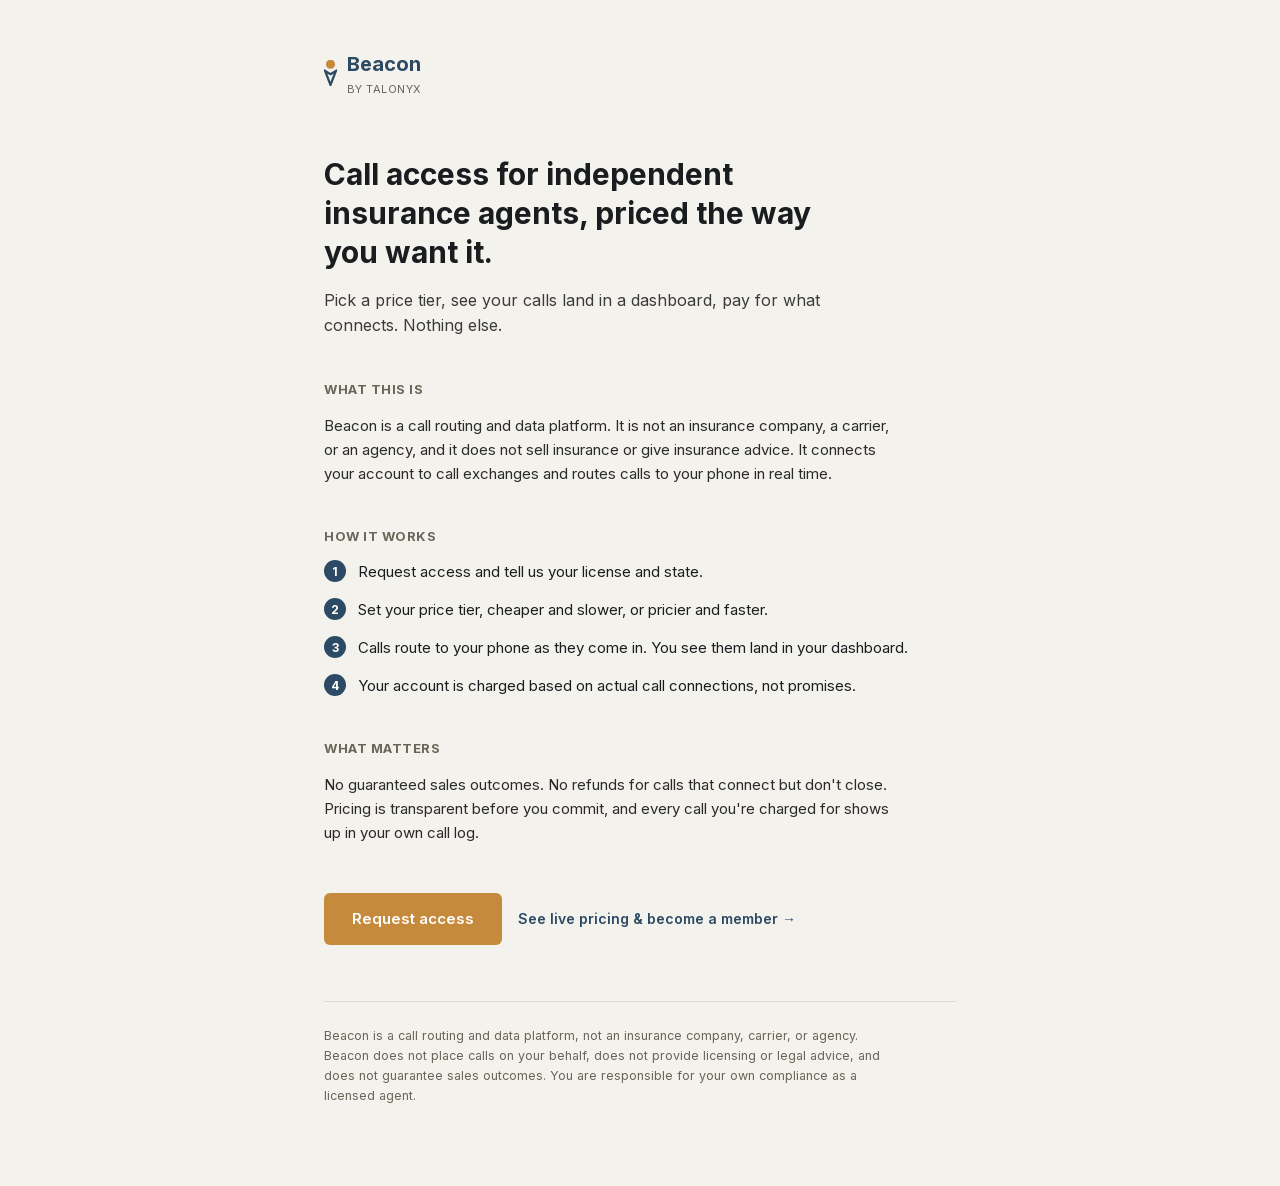
<file: index.html>
<!DOCTYPE html>
<html lang="en">
<head>
  <meta charset="UTF-8">
  <meta name="viewport" content="width=device-width, initial-scale=1.0">
  <title>Beacon by Talonyx — Call access for independent agents</title>
  <style>
    * { margin: 0; padding: 0; box-sizing: border-box; }
    html, body {
      font-family: 'Inter', -apple-system, BlinkMacSystemFont, 'Segoe UI', Roboto, sans-serif;
      font-size: 16px; line-height: 1.6; color: var(--ink); background: var(--bone);
    }
    .wrap { max-width: 680px; margin: 0 auto; padding: 48px 24px 80px; }
    header { display: flex; align-items: center; gap: 10px; margin-bottom: 56px; }
    header .word { font-size: 20px; font-weight: 700; color: var(--steel); }
    header .sub { font-size: 11px; color: var(--muted); letter-spacing: .04em; text-transform: uppercase; margin-top: 1px; }
    h1 { font-size: 30px; font-weight: 700; color: var(--ink); line-height: 1.3; margin-bottom: 16px; max-width: 540px; }
    .tagline { font-size: 16px; color: #3a3a3a; margin-bottom: 40px; max-width: 540px; }
    section { margin-bottom: 40px; }
    section h2 { font-size: 13px; font-weight: 700; text-transform: uppercase; letter-spacing: .04em; color: var(--muted); margin-bottom: 14px; }
    section p { font-size: 15px; color: #2a2a2a; margin-bottom: 10px; max-width: 580px; }
    ol.steps { list-style: none; counter-reset: step; }
    ol.steps li { counter-increment: step; margin-bottom: 14px; padding-left: 34px; position: relative; font-size: 15px; }
    ol.steps li::before {
      content: counter(step); position: absolute; left: 0; top: 0;
      width: 22px; height: 22px; border-radius: 50%; background: var(--steel); color: #fff;
      font-size: 12px; font-weight: 700; display: flex; align-items: center; justify-content: center;
    }
    .cta { margin: 48px 0; display: flex; align-items: center; flex-wrap: wrap; gap: 16px; }
    .cta a.primary {
      display: inline-block; padding: 14px 28px; background: var(--amber); color: #fff;
      font-size: 15px; font-weight: 600; text-decoration: none; border-radius: 6px;
    }
    .cta a.primary:hover { background: var(--amber-dark); }
    .cta a.secondary {
      color: var(--steel); font-weight: 600; text-decoration: none; font-size: 14px;
    }
    .cta a.secondary:hover { text-decoration: underline; }
    @media (max-width: 480px) {
      .cta { flex-direction: column; align-items: stretch; gap: 12px; }
      .cta a.primary { text-align: center; }
      .cta a.secondary { text-align: center; }
    }
    footer { border-top: 1px solid var(--line); padding-top: 24px; margin-top: 56px; }
    footer p { font-size: 12.5px; color: var(--muted); max-width: 580px; }
  </style>
  <link rel="stylesheet" href="brand.css">
  <link rel="icon" type="image/svg+xml" href="favicon.svg">
  <link rel="apple-touch-icon" href="favicon.svg">
</head>
<body>
  <div class="wrap">
    <header>
      <svg width="13" height="26" viewBox="33 17 34 68" aria-hidden="true">
        <polygon points="50,82 36,46 50,54 64,46" fill="none" stroke="#2C4A63" stroke-width="6" stroke-linejoin="miter"/>
        <circle cx="50" cy="28" r="12" fill="#C68A3D"/>
      </svg>
      <div>
        <div class="word">Beacon</div>
        <div class="sub">by Talonyx</div>
      </div>
    </header>

    <h1>Call access for independent insurance agents, priced the way you want it.</h1>
    <p class="tagline">Pick a price tier, see your calls land in a dashboard, pay for what connects. Nothing else.</p>

    <section>
      <h2>What this is</h2>
      <p>Beacon is a call routing and data platform. It is not an insurance company, a carrier, or an agency, and it does not sell insurance or give insurance advice. It connects your account to call exchanges and routes calls to your phone in real time.</p>
    </section>

    <section>
      <h2>How it works</h2>
      <ol class="steps">
        <li>Request access and tell us your license and state.</li>
        <li>Set your price tier, cheaper and slower, or pricier and faster.</li>
        <li>Calls route to your phone as they come in. You see them land in your dashboard.</li>
        <li>Your account is charged based on actual call connections, not promises.</li>
      </ol>
    </section>

    <section>
      <h2>What matters</h2>
      <p>No guaranteed sales outcomes. No refunds for calls that connect but don't close. Pricing is transparent before you commit, and every call you're charged for shows up in your own call log.</p>
    </section>

    <div class="cta">
      <a class="primary" href="signup.html">Request access</a>
      <a class="secondary" href="/pricing.html">See live pricing &amp; become a member &rarr;</a>
    </div>

    <footer>
      <p>Beacon is a call routing and data platform, not an insurance company, carrier, or agency. Beacon does not place calls on your behalf, does not provide licensing or legal advice, and does not guarantee sales outcomes. You are responsible for your own compliance as a licensed agent.</p>
    </footer>
  </div>
</body>
</html>
</file>
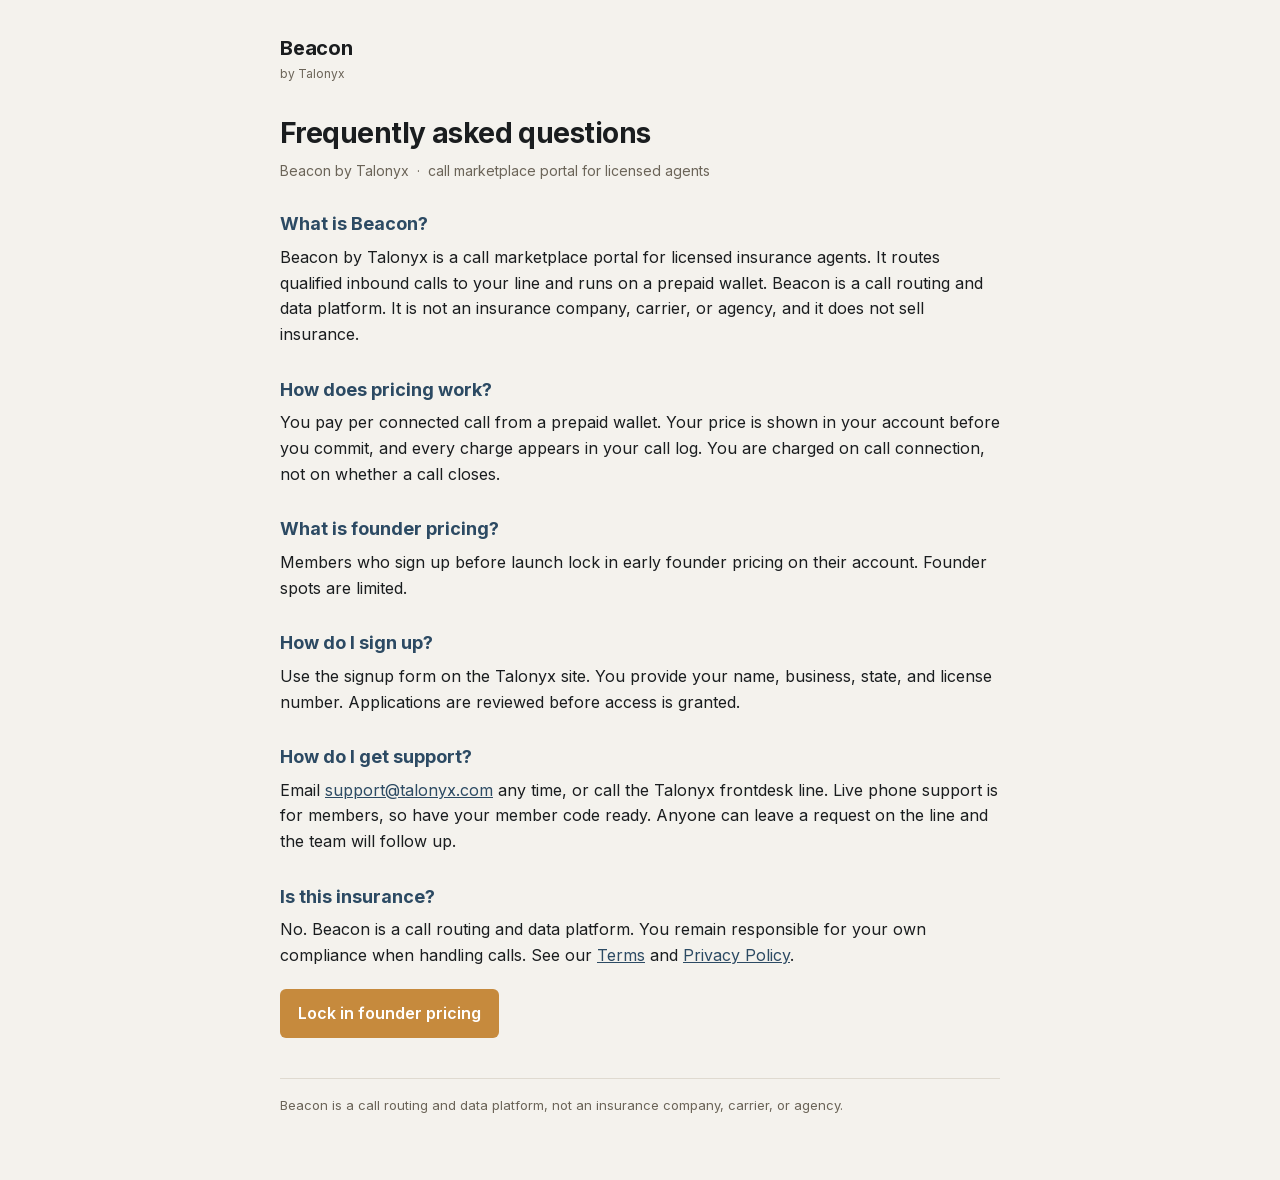
<file: faq.html>
<!DOCTYPE html>
<html lang="en">
<head>
  <meta charset="UTF-8" />
  <meta name="viewport" content="width=device-width, initial-scale=1.0" />
  <title>Beacon — FAQ</title>
  <link rel="icon" href="favicon.svg" />
  <link rel="apple-touch-icon" href="favicon.svg" />
  <link rel="stylesheet" href="brand.css" />
  <style>
    :root { --steel: #2C4A63; --amber: #C68A3D; --bone: #F4F2ED; --ink: #1A1D1F; --muted: #6B6458; --line: #DFDAD0; }
    * { box-sizing: border-box; }
    body { margin: 0; background: var(--bone); color: var(--ink); font-family: 'Inter', system-ui, sans-serif; line-height: 1.6; }
    .wrap { max-width: 760px; margin: 0 auto; padding: 32px 20px 64px; }
    header { display: flex; align-items: center; gap: 10px; margin-bottom: 28px; }
    .word { font-weight: 700; font-size: 20px; letter-spacing: -0.01em; }
    .sub { font-size: 12px; color: var(--muted); }
    h1 { font-size: 28px; letter-spacing: -0.02em; margin: 0 0 4px; }
    .meta { color: var(--muted); font-size: 14px; margin-bottom: 28px; }
    h2 { font-size: 18px; margin: 28px 0 6px; color: var(--steel); }
    p { margin: 0 0 12px; }
    a { color: var(--steel); }
    .cta { display: inline-block; margin-top: 8px; background: var(--amber); color: #fff; text-decoration: none; padding: 12px 18px; border-radius: 6px; font-weight: 600; }
    footer { margin-top: 40px; padding-top: 16px; border-top: 1px solid var(--line); color: var(--muted); font-size: 13px; }
    @media (max-width: 640px) { h1 { font-size: 24px; } .wrap { padding: 24px 16px 48px; } }
  </style>
</head>
<body>
  <div class="wrap">
    <header>
      <div><div class="word">Beacon</div><div class="sub">by Talonyx</div></div>
    </header>

    <h1>Frequently asked questions</h1>
    <div class="meta">Beacon by Talonyx &nbsp;·&nbsp; call marketplace portal for licensed agents</div>

    <h2>What is Beacon?</h2>
    <p>Beacon by Talonyx is a call marketplace portal for licensed insurance agents. It routes qualified inbound calls to your line and runs on a prepaid wallet. Beacon is a call routing and data platform. It is not an insurance company, carrier, or agency, and it does not sell insurance.</p>

    <h2>How does pricing work?</h2>
    <p>You pay per connected call from a prepaid wallet. Your price is shown in your account before you commit, and every charge appears in your call log. You are charged on call connection, not on whether a call closes.</p>

    <h2>What is founder pricing?</h2>
    <p>Members who sign up before launch lock in early founder pricing on their account. Founder spots are limited.</p>

    <h2>How do I sign up?</h2>
    <p>Use the signup form on the Talonyx site. You provide your name, business, state, and license number. Applications are reviewed before access is granted.</p>

    <h2>How do I get support?</h2>
    <p>Email <a href="mailto:support@talonyx.com">support@talonyx.com</a> any time, or call the Talonyx frontdesk line. Live phone support is for members, so have your member code ready. Anyone can leave a request on the line and the team will follow up.</p>

    <h2>Is this insurance?</h2>
    <p>No. Beacon is a call routing and data platform. You remain responsible for your own compliance when handling calls. See our <a href="terms.html">Terms</a> and <a href="privacy.html">Privacy Policy</a>.</p>

    <a class="cta" href="signup.html">Lock in founder pricing</a>

    <footer>
      Beacon is a call routing and data platform, not an insurance company, carrier, or agency.
    </footer>
  </div>
</body>
</html>
</file>
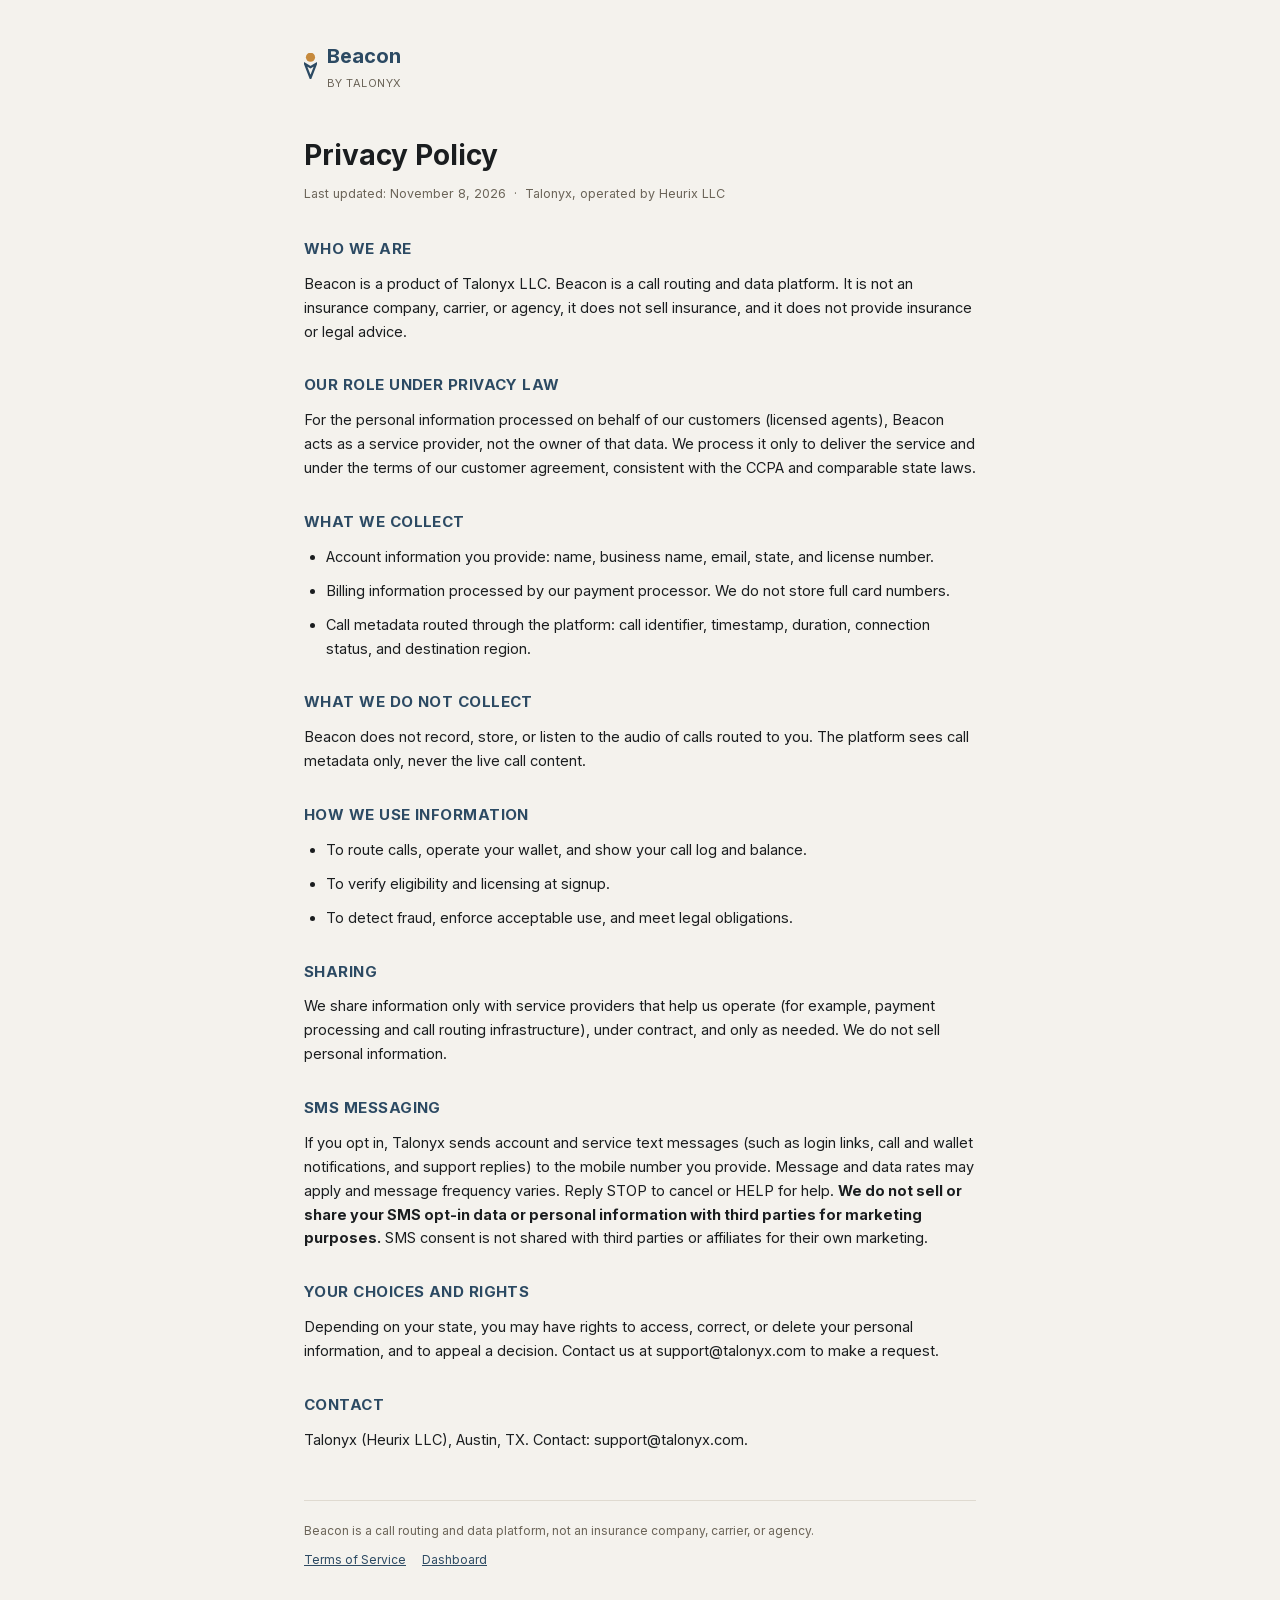
<file: privacy.html>
<!DOCTYPE html>
<html lang="en">
<head>
  <meta charset="UTF-8">
  <meta name="viewport" content="width=device-width, initial-scale=1.0">
  <title>Beacon — Privacy Policy</title>
  <link rel="stylesheet" href="brand.css">
  <link rel="icon" type="image/svg+xml" href="favicon.svg">
  <link rel="apple-touch-icon" href="favicon.svg">
  <style>
    *{margin:0;padding:0;box-sizing:border-box;}
    body{background:var(--bone);color:var(--ink);line-height:1.65;}
    .wrap{max-width:720px;margin:0 auto;padding:40px 24px 80px;}
    header{display:flex;align-items:center;gap:10px;margin-bottom:40px;}
    header .word{font-size:20px;font-weight:700;color:var(--steel);}
    header .sub{font-size:11px;color:var(--muted);letter-spacing:.04em;text-transform:uppercase;margin-top:1px;}
    .draft{background:#fbeede;border:1px solid var(--amber);color:#8a5a16;border-radius:8px;padding:10px 14px;font-size:12.5px;margin-bottom:28px;}
    h1{font-size:28px;font-weight:700;color:var(--ink);margin-bottom:6px;}
    .meta{font-size:12.5px;color:var(--muted);margin-bottom:32px;}
    h2{font-size:15px;font-weight:700;color:var(--steel);text-transform:uppercase;letter-spacing:.03em;margin:30px 0 10px;}
    p,li{font-size:14.5px;color:var(--ink);margin-bottom:10px;}
    ul{padding-left:22px;}
    a{color:var(--steel);}
    footer{border-top:1px solid var(--line);margin-top:48px;padding-top:20px;font-size:12px;color:var(--muted);}
    .navlinks{margin-top:10px;}
    .navlinks a{margin-right:16px;}
  </style>
</head>
<body>
  <div class="wrap">
    <header>
      <svg width="13" height="26" viewBox="33 17 34 68" aria-hidden="true">
        <polygon points="50,82 36,46 50,54 64,46" fill="none" stroke="#2C4A63" stroke-width="6" stroke-linejoin="miter"/>
        <circle cx="50" cy="28" r="12" fill="#C68A3D"/>
      </svg>
      <div><div class="word">Beacon</div><div class="sub">by Talonyx</div></div>
    </header>

    <h1>Privacy Policy</h1>
    <div class="meta">Last updated: November 8, 2026 &nbsp;·&nbsp; Talonyx, operated by Heurix LLC</div>

    <h2>Who we are</h2>
    <p>Beacon is a product of Talonyx LLC. Beacon is a call routing and data platform. It is not an insurance company, carrier, or agency, it does not sell insurance, and it does not provide insurance or legal advice.</p>

    <h2>Our role under privacy law</h2>
    <p>For the personal information processed on behalf of our customers (licensed agents), Beacon acts as a service provider, not the owner of that data. We process it only to deliver the service and under the terms of our customer agreement, consistent with the CCPA and comparable state laws.</p>

    <h2>What we collect</h2>
    <ul>
      <li>Account information you provide: name, business name, email, state, and license number.</li>
      <li>Billing information processed by our payment processor. We do not store full card numbers.</li>
      <li>Call metadata routed through the platform: call identifier, timestamp, duration, connection status, and destination region.</li>
    </ul>

    <h2>What we do not collect</h2>
    <p>Beacon does not record, store, or listen to the audio of calls routed to you. The platform sees call metadata only, never the live call content.</p>

    <h2>How we use information</h2>
    <ul>
      <li>To route calls, operate your wallet, and show your call log and balance.</li>
      <li>To verify eligibility and licensing at signup.</li>
      <li>To detect fraud, enforce acceptable use, and meet legal obligations.</li>
    </ul>

    <h2>Sharing</h2>
    <p>We share information only with service providers that help us operate (for example, payment processing and call routing infrastructure), under contract, and only as needed. We do not sell personal information.</p>

    <h2>SMS messaging</h2>
    <p>If you opt in, Talonyx sends account and service text messages (such as login links, call and wallet notifications, and support replies) to the mobile number you provide. Message and data rates may apply and message frequency varies. Reply STOP to cancel or HELP for help. <strong>We do not sell or share your SMS opt-in data or personal information with third parties for marketing purposes.</strong> SMS consent is not shared with third parties or affiliates for their own marketing.</p>

    <h2>Your choices and rights</h2>
    <p>Depending on your state, you may have rights to access, correct, or delete your personal information, and to appeal a decision. Contact us at support@talonyx.com to make a request.</p>

    <h2>Contact</h2>
    <p>Talonyx (Heurix LLC), Austin, TX. Contact: support@talonyx.com.</p>

    <footer>
      Beacon is a call routing and data platform, not an insurance company, carrier, or agency.
      <div class="navlinks"><a href="terms.html">Terms of Service</a><a href="index.html">Dashboard</a></div>
    </footer>
  </div>
</body>
</html>
</file>
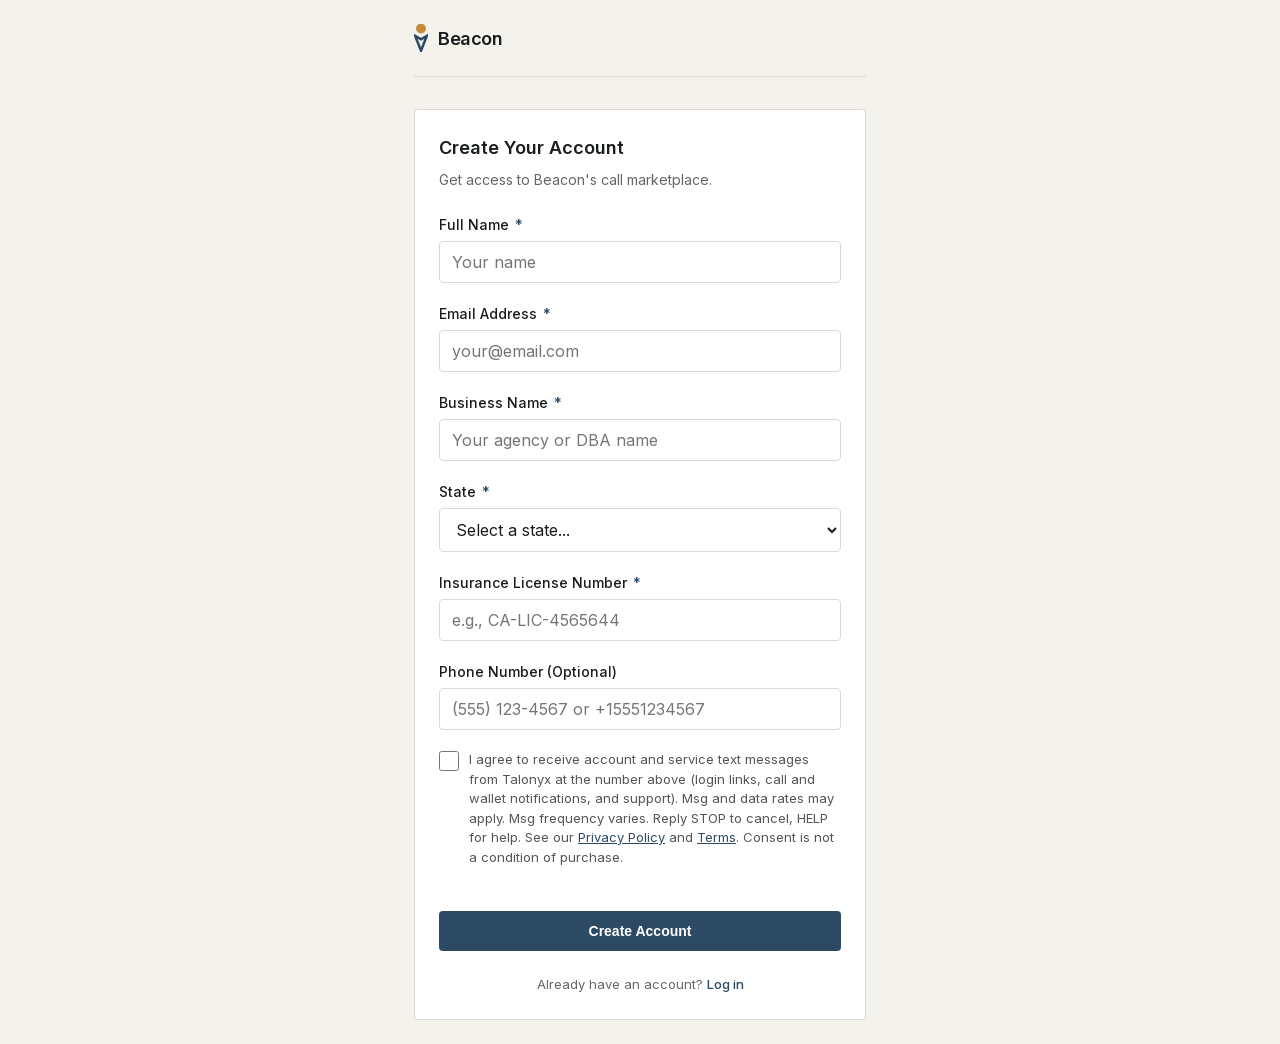
<file: signup.html>
<!DOCTYPE html>
<html lang="en">
<head>
  <meta charset="UTF-8">
  <meta name="viewport" content="width=device-width, initial-scale=1.0">
  <title>Beacon Signup</title>
  <style>
    * {
      margin: 0;
      padding: 0;
      box-sizing: border-box;
    }

    html, body {
      font-family: 'Inter', -apple-system, BlinkMacSystemFont, 'Segoe UI', Roboto, sans-serif;
      font-size: 16px;
      line-height: 1.5;
      color: var(--ink);
      background: var(--bone);
    }

    .container {
      max-width: 500px;
      margin: 0 auto;
      padding: 24px;
    }

    /* Header with logo */
    header {
      display: flex;
      align-items: center;
      gap: 10px;
      margin-bottom: 32px;
      padding-bottom: 24px;
      border-bottom: 1px solid var(--line);
    }

    header h1 {
      font-size: 18px;
      font-weight: 600;
      letter-spacing: -0.5px;
      color: var(--ink);
    }

    /* Card */
    .card {
      background: #ffffff;
      border: 1px solid var(--line);
      border-radius: 4px;
      padding: 24px;
    }

    .card-title {
      font-size: 18px;
      font-weight: 600;
      margin-bottom: 8px;
      color: var(--ink);
    }

    .card-subtitle {
      font-size: 14px;
      color: #666;
      margin-bottom: 24px;
    }

    /* Form groups */
    .form-group {
      margin-bottom: 20px;
    }

    label {
      display: block;
      font-size: 14px;
      font-weight: 500;
      margin-bottom: 6px;
      color: var(--ink);
    }

    .label-required {
      color: var(--steel);
      margin-left: 2px;
    }

    input, select {
      width: 100%;
      font-size: 16px;
      padding: 10px 12px;
      border: 1px solid var(--line);
      border-radius: 4px;
      font-family: inherit;
      color: var(--ink);
      background: #ffffff;
    }

    input:focus, select:focus {
      outline: none;
      border-color: var(--steel);
      box-shadow: 0 0 0 2px rgba(44, 74, 99, 0.1);
    }

    /* Error state */
    input.error, select.error {
      border-color: #ef4444;
      background: #fff5f5;
    }

    .field-error {
      font-size: 12px;
      color: #ef4444;
      margin-top: 4px;
      display: none;
    }

    .field-error.show {
      display: block;
    }

    /* SMS consent */
    .consent {
      display: flex;
      gap: 10px;
      align-items: flex-start;
      margin-top: 8px;
      font-size: 13px;
      color: #555;
      line-height: 1.5;
      font-weight: 400;
    }
    .consent input[type="checkbox"] {
      width: 20px;
      height: 20px;
      margin-top: 1px;
      flex-shrink: 0;
    }
    .consent a { color: var(--steel); }

    /* Submit button */
    .submit-btn {
      width: 100%;
      background: var(--steel);
      color: white;
      border: none;
      border-radius: 4px;
      padding: 12px;
      font-size: 14px;
      font-weight: 600;
      cursor: pointer;
      margin-top: 24px;
      transition: background 0.2s;
    }

    .submit-btn:hover {
      background: #1f3347;
    }

    .submit-btn:active {
      background: #1a2a3c;
    }

    .submit-btn:disabled {
      background: #ccc;
      cursor: not-allowed;
    }

    /* Success message */
    .success-message {
      display: none;
      background: #f5fdf5;
      border: 1px solid #d0e8d0;
      border-radius: 4px;
      padding: 16px;
      margin-bottom: 24px;
    }

    .success-message.show {
      display: block;
    }

    .success-title {
      font-size: 14px;
      font-weight: 600;
      color: #16a34a;
      margin-bottom: 8px;
    }

    .success-text {
      font-size: 13px;
      color: #22c55e;
      line-height: 1.6;
    }

    /* Loading state */
    .submit-btn.loading {
      opacity: 0.7;
    }

    /* Link to login */
    .footer {
      margin-top: 24px;
      text-align: center;
      font-size: 13px;
      color: #666;
    }

    .footer a {
      color: var(--steel);
      text-decoration: none;
      font-weight: 500;
    }

    .footer a:hover {
      text-decoration: underline;
    }

    /* Responsive */
    @media (max-width: 600px) {
      .container {
        padding: 16px;
      }

      .card {
        padding: 16px;
      }

      header {
        margin-bottom: 24px;
        padding-bottom: 16px;
      }
    }
  </style>
  <link rel="stylesheet" href="brand.css">
  <link rel="icon" type="image/svg+xml" href="favicon.svg">
  <link rel="apple-touch-icon" href="favicon.svg">
</head>
<body>
  <div class="container">
    <!-- Header -->
    <header>
      <svg width="14" height="28" viewBox="33 17 34 68" aria-hidden="true">
        <polygon points="50,82 36,46 50,54 64,46" fill="none" stroke="#2C4A63" stroke-width="6" stroke-linejoin="miter"/>
        <circle cx="50" cy="28" r="12" fill="#C68A3D"/>
      </svg>
      <h1>Beacon</h1>
    </header>

    <!-- Main card -->
    <div class="card">
      <!-- Success message (hidden by default) -->
      <div class="success-message" id="successMessage">
        <div class="success-title">Application submitted</div>
        <div class="success-text">
          Thank you for signing up for Beacon. Your application is under review. We've sent a login link to your email — you'll be able to log in once your application is approved.
        </div>
      </div>

      <!-- Form (hidden on success) -->
      <div id="formContainer">
        <h2 class="card-title">Create Your Account</h2>
        <p class="card-subtitle">Get access to Beacon's call marketplace.</p>

        <form id="signupForm" onsubmit="handleSubmit(event)">
          <!-- Name -->
          <div class="form-group">
            <label for="name">Full Name <span class="label-required">*</span></label>
            <input
              type="text"
              id="name"
              name="name"
              placeholder="Your name"
              required
            />
            <div class="field-error" id="nameError"></div>
          </div>

          <!-- Email -->
          <div class="form-group">
            <label for="email">Email Address <span class="label-required">*</span></label>
            <input
              type="email"
              id="email"
              name="email"
              placeholder="your@email.com"
              required
            />
            <div class="field-error" id="emailError"></div>
          </div>

          <!-- Business Name -->
          <div class="form-group">
            <label for="businessName">Business Name <span class="label-required">*</span></label>
            <input
              type="text"
              id="businessName"
              name="businessName"
              placeholder="Your agency or DBA name"
              required
            />
            <div class="field-error" id="businessNameError"></div>
          </div>

          <!-- State -->
          <div class="form-group">
            <label for="state">State <span class="label-required">*</span></label>
            <select id="state" name="state" required>
              <option value="">Select a state...</option>
              <option value="AL">Alabama</option>
              <option value="AK">Alaska</option>
              <option value="AZ">Arizona</option>
              <option value="AR">Arkansas</option>
              <option value="CA">California</option>
              <option value="CO">Colorado</option>
              <option value="CT">Connecticut</option>
              <option value="DE">Delaware</option>
              <option value="FL">Florida</option>
              <option value="GA">Georgia</option>
              <option value="HI">Hawaii</option>
              <option value="ID">Idaho</option>
              <option value="IL">Illinois</option>
              <option value="IN">Indiana</option>
              <option value="IA">Iowa</option>
              <option value="KS">Kansas</option>
              <option value="KY">Kentucky</option>
              <option value="LA">Louisiana</option>
              <option value="ME">Maine</option>
              <option value="MD">Maryland</option>
              <option value="MA">Massachusetts</option>
              <option value="MI">Michigan</option>
              <option value="MN">Minnesota</option>
              <option value="MS">Mississippi</option>
              <option value="MO">Missouri</option>
              <option value="MT">Montana</option>
              <option value="NE">Nebraska</option>
              <option value="NV">Nevada</option>
              <option value="NH">New Hampshire</option>
              <option value="NJ">New Jersey</option>
              <option value="NM">New Mexico</option>
              <option value="NY">New York</option>
              <option value="NC">North Carolina</option>
              <option value="ND">North Dakota</option>
              <option value="OH">Ohio</option>
              <option value="OK">Oklahoma</option>
              <option value="OR">Oregon</option>
              <option value="PA">Pennsylvania</option>
              <option value="RI">Rhode Island</option>
              <option value="SC">South Carolina</option>
              <option value="SD">South Dakota</option>
              <option value="TN">Tennessee</option>
              <option value="TX">Texas</option>
              <option value="UT">Utah</option>
              <option value="VT">Vermont</option>
              <option value="VA">Virginia</option>
              <option value="WA">Washington</option>
              <option value="WV">West Virginia</option>
              <option value="WI">Wisconsin</option>
              <option value="WY">Wyoming</option>
            </select>
            <div class="field-error" id="stateError"></div>
          </div>

          <!-- License Number -->
          <div class="form-group">
            <label for="licenseNumber">Insurance License Number <span class="label-required">*</span></label>
            <input
              type="text"
              id="licenseNumber"
              name="licenseNumber"
              placeholder="e.g., CA-LIC-4565644"
              required
            />
            <div class="field-error" id="licenseNumberError"></div>
          </div>

          <!-- Phone -->
          <div class="form-group">
            <label for="phone">Phone Number (Optional)</label>
            <input
              type="tel"
              id="phone"
              name="phone"
              placeholder="(555) 123-4567 or +15551234567"
            />
            <div class="field-error" id="phoneError"></div>
          </div>

          <!-- SMS consent (opt in) -->
          <div class="form-group">
            <label class="consent">
              <input type="checkbox" id="smsConsent" name="smsConsent" />
              <span>I agree to receive account and service text messages from Talonyx at the number above (login links, call and wallet notifications, and support). Msg and data rates may apply. Msg frequency varies. Reply STOP to cancel, HELP for help. See our <a href="privacy.html" target="_blank">Privacy Policy</a> and <a href="terms.html" target="_blank">Terms</a>. Consent is not a condition of purchase.</span>
            </label>
          </div>

          <!-- Submit button -->
          <button type="submit" class="submit-btn" id="submitBtn">
            Create Account
          </button>
        </form>

        <!-- Login link -->
        <div class="footer">
          Already have an account? <a href="index.html">Log in</a>
        </div>
      </div>
    </div>
  </div>

  <script>
    /**
     * Handle form submission via POST /signup
     * - Collect form data
     * - Submit to backend
     * - Handle validation errors (field-level)
     * - Show success message on success
     */
    async function handleSubmit(event) {
      event.preventDefault();

      // Clear previous errors
      clearAllErrors();

      // Collect form data
      const formData = {
        name: document.getElementById('name').value.trim(),
        email: document.getElementById('email').value.trim(),
        business_name: document.getElementById('businessName').value.trim(),
        state: document.getElementById('state').value.trim(),
        license_number: document.getElementById('licenseNumber').value.trim(),
        phone: document.getElementById('phone').value.trim() || undefined,
        sms_consent: document.getElementById('smsConsent').checked,
      };

      // Disable button while submitting
      const submitBtn = document.getElementById('submitBtn');
      submitBtn.disabled = true;
      submitBtn.classList.add('loading');

      try {
        const response = await fetch('/signup', {
          method: 'POST',
          headers: {
            'Content-Type': 'application/json',
          },
          body: JSON.stringify(formData),
        });

        const data = await response.json();

        if (!response.ok) {
          // Handle validation errors
          if (data.errors && Array.isArray(data.errors)) {
            showFieldErrors(data.errors);
          } else if (data.error) {
            showGenericError(data.error);
          } else {
            showGenericError('Signup failed. Please try again.');
          }
          submitBtn.disabled = false;
          submitBtn.classList.remove('loading');
          return;
        }

        // Success! Show success message and hide form
        if (data.ok) {
          document.getElementById('formContainer').style.display = 'none';
          document.getElementById('successMessage').classList.add('show');
        }
      } catch (error) {
        console.error('Signup request failed:', error);
        showGenericError('Network error. Please check your connection and try again.');
        submitBtn.disabled = false;
        submitBtn.classList.remove('loading');
      }
    }

    /**
     * Parse field errors from backend (format: "fieldname: message")
     * and display inline
     */
    function showFieldErrors(errors) {
      errors.forEach(error => {
        // Extract field name from error message (e.g., "email: invalid format")
        const match = error.match(/^([a-z_]+):\s*(.*)/i);
        if (match) {
          const fieldName = match[1].toLowerCase();
          const message = match[2];
          showFieldError(fieldName, message);
        }
      });
    }

    /**
     * Show error for a specific field
     */
    function showFieldError(fieldName, message) {
      // Map field names to input IDs
      const fieldMap = {
        name: 'name',
        email: 'email',
        business_name: 'businessName',
        state: 'state',
        license_number: 'licenseNumber',
        phone: 'phone',
      };

      const inputId = fieldMap[fieldName];
      if (!inputId) return;

      const input = document.getElementById(inputId);
      const errorEl = document.getElementById(inputId + 'Error');

      if (input) {
        input.classList.add('error');
      }
      if (errorEl) {
        errorEl.textContent = message;
        errorEl.classList.add('show');
      }
    }

    /**
     * Show generic error message
     */
    function showGenericError(message) {
      // For now, show in a field. In production, could show a banner.
      console.error('Signup error:', message);
      alert('Error: ' + message);
    }

    /**
     * Clear all field errors
     */
    function clearAllErrors() {
      document.querySelectorAll('input, select').forEach(el => {
        el.classList.remove('error');
      });
      document.querySelectorAll('.field-error').forEach(el => {
        el.classList.remove('show');
        el.textContent = '';
      });
    }

    /**
     * Clear field error on input change
     */
    document.querySelectorAll('input, select').forEach(el => {
      el.addEventListener('input', () => {
        el.classList.remove('error');
        const fieldName = el.id || el.name;
        const errorEl = document.getElementById(fieldName + 'Error');
        if (errorEl) {
          errorEl.classList.remove('show');
          errorEl.textContent = '';
        }
      });
    });
  </script>
</body>
</html>
</file>
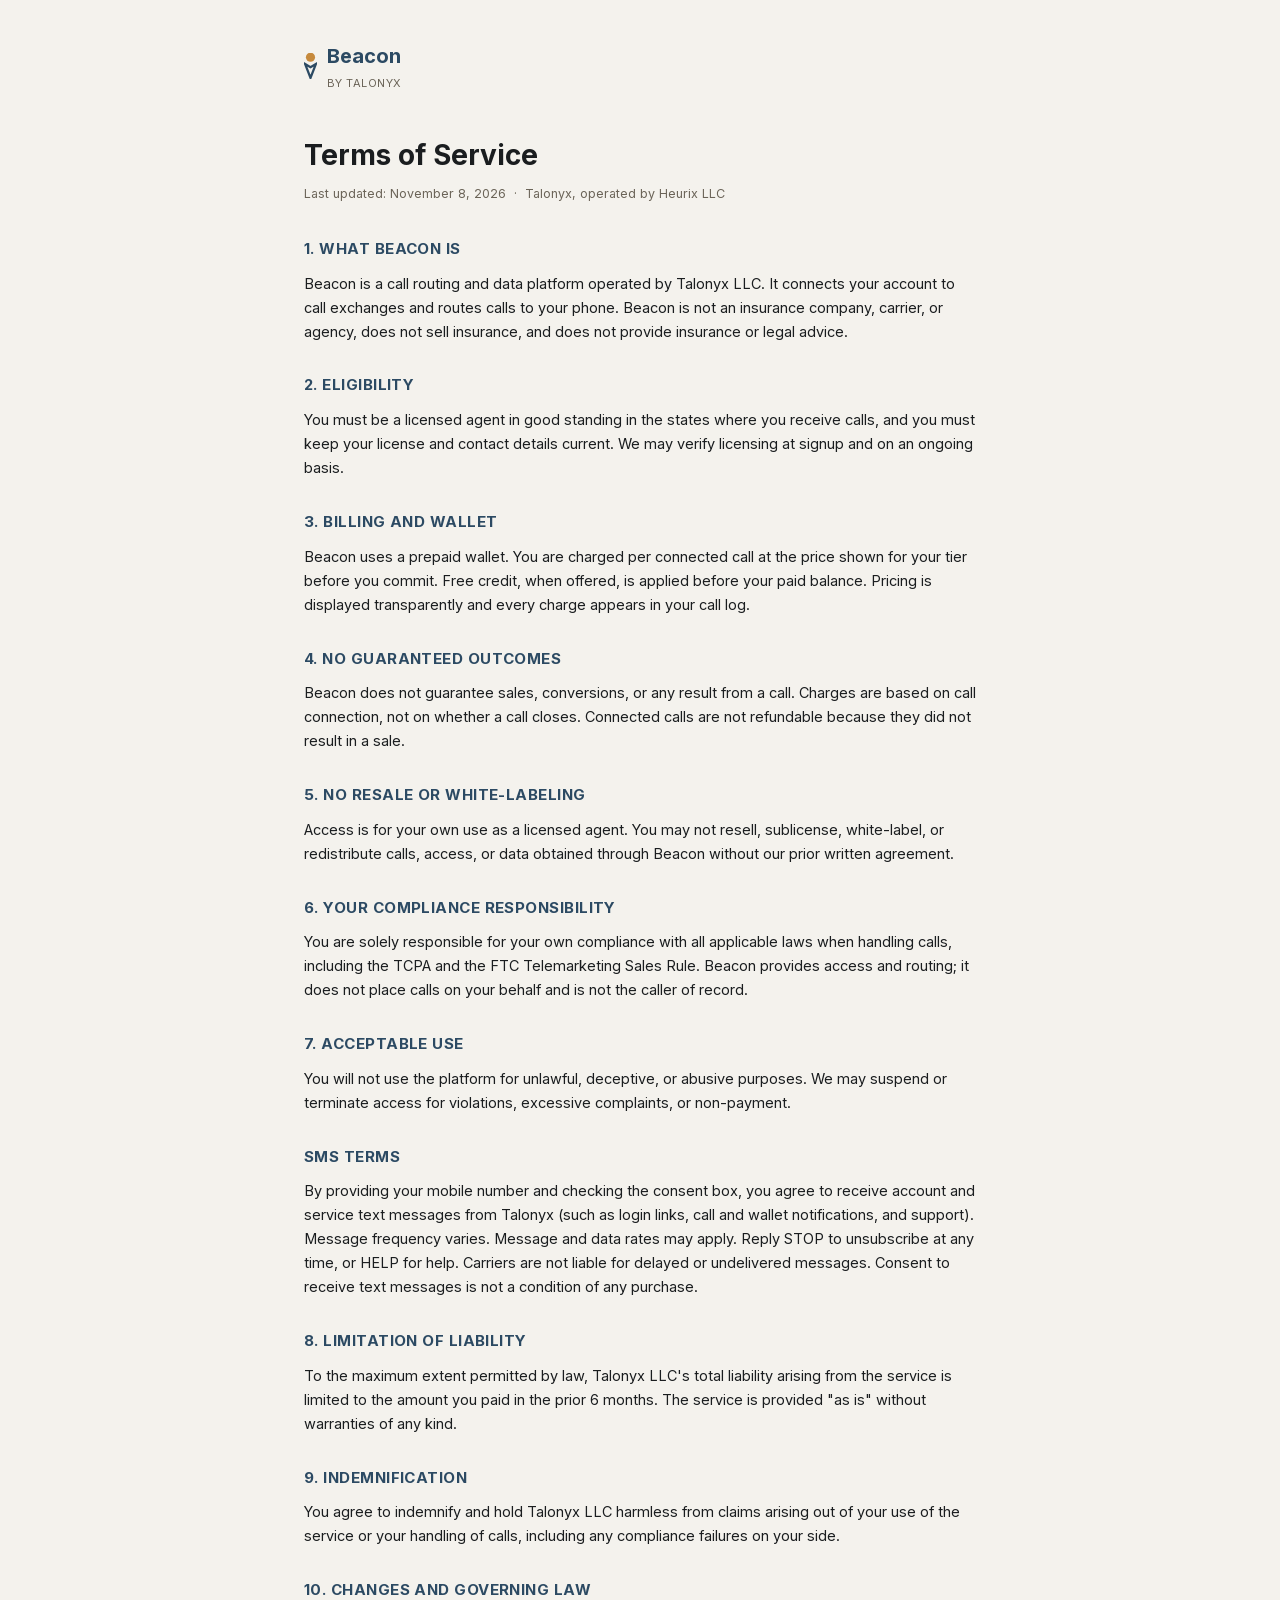
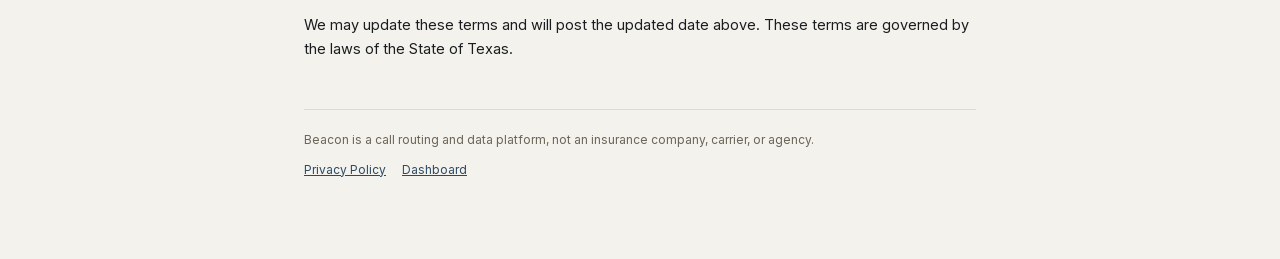
<file: terms.html>
<!DOCTYPE html>
<html lang="en">
<head>
  <meta charset="UTF-8">
  <meta name="viewport" content="width=device-width, initial-scale=1.0">
  <title>Beacon — Terms of Service</title>
  <link rel="stylesheet" href="brand.css">
  <link rel="icon" type="image/svg+xml" href="favicon.svg">
  <link rel="apple-touch-icon" href="favicon.svg">
  <style>
    *{margin:0;padding:0;box-sizing:border-box;}
    body{background:var(--bone);color:var(--ink);line-height:1.65;}
    .wrap{max-width:720px;margin:0 auto;padding:40px 24px 80px;}
    header{display:flex;align-items:center;gap:10px;margin-bottom:40px;}
    header .word{font-size:20px;font-weight:700;color:var(--steel);}
    header .sub{font-size:11px;color:var(--muted);letter-spacing:.04em;text-transform:uppercase;margin-top:1px;}
    .draft{background:#fbeede;border:1px solid var(--amber);color:#8a5a16;border-radius:8px;padding:10px 14px;font-size:12.5px;margin-bottom:28px;}
    h1{font-size:28px;font-weight:700;color:var(--ink);margin-bottom:6px;}
    .meta{font-size:12.5px;color:var(--muted);margin-bottom:32px;}
    h2{font-size:15px;font-weight:700;color:var(--steel);text-transform:uppercase;letter-spacing:.03em;margin:30px 0 10px;}
    p,li{font-size:14.5px;color:var(--ink);margin-bottom:10px;}
    ul{padding-left:22px;}
    a{color:var(--steel);}
    footer{border-top:1px solid var(--line);margin-top:48px;padding-top:20px;font-size:12px;color:var(--muted);}
    .navlinks{margin-top:10px;}
    .navlinks a{margin-right:16px;}
  </style>
</head>
<body>
  <div class="wrap">
    <header>
      <svg width="13" height="26" viewBox="33 17 34 68" aria-hidden="true">
        <polygon points="50,82 36,46 50,54 64,46" fill="none" stroke="#2C4A63" stroke-width="6" stroke-linejoin="miter"/>
        <circle cx="50" cy="28" r="12" fill="#C68A3D"/>
      </svg>
      <div><div class="word">Beacon</div><div class="sub">by Talonyx</div></div>
    </header>

    <h1>Terms of Service</h1>
    <div class="meta">Last updated: November 8, 2026 &nbsp;·&nbsp; Talonyx, operated by Heurix LLC</div>

    <h2>1. What Beacon is</h2>
    <p>Beacon is a call routing and data platform operated by Talonyx LLC. It connects your account to call exchanges and routes calls to your phone. Beacon is not an insurance company, carrier, or agency, does not sell insurance, and does not provide insurance or legal advice.</p>

    <h2>2. Eligibility</h2>
    <p>You must be a licensed agent in good standing in the states where you receive calls, and you must keep your license and contact details current. We may verify licensing at signup and on an ongoing basis.</p>

    <h2>3. Billing and wallet</h2>
    <p>Beacon uses a prepaid wallet. You are charged per connected call at the price shown for your tier before you commit. Free credit, when offered, is applied before your paid balance. Pricing is displayed transparently and every charge appears in your call log.</p>

    <h2>4. No guaranteed outcomes</h2>
    <p>Beacon does not guarantee sales, conversions, or any result from a call. Charges are based on call connection, not on whether a call closes. Connected calls are not refundable because they did not result in a sale.</p>

    <h2>5. No resale or white-labeling</h2>
    <p>Access is for your own use as a licensed agent. You may not resell, sublicense, white-label, or redistribute calls, access, or data obtained through Beacon without our prior written agreement.</p>

    <h2>6. Your compliance responsibility</h2>
    <p>You are solely responsible for your own compliance with all applicable laws when handling calls, including the TCPA and the FTC Telemarketing Sales Rule. Beacon provides access and routing; it does not place calls on your behalf and is not the caller of record.</p>

    <h2>7. Acceptable use</h2>
    <p>You will not use the platform for unlawful, deceptive, or abusive purposes. We may suspend or terminate access for violations, excessive complaints, or non-payment.</p>

    <h2>SMS Terms</h2>
    <p>By providing your mobile number and checking the consent box, you agree to receive account and service text messages from Talonyx (such as login links, call and wallet notifications, and support). Message frequency varies. Message and data rates may apply. Reply STOP to unsubscribe at any time, or HELP for help. Carriers are not liable for delayed or undelivered messages. Consent to receive text messages is not a condition of any purchase.</p>

    <h2>8. Limitation of liability</h2>
    <p>To the maximum extent permitted by law, Talonyx LLC's total liability arising from the service is limited to the amount you paid in the prior 6 months. The service is provided "as is" without warranties of any kind.</p>

    <h2>9. Indemnification</h2>
    <p>You agree to indemnify and hold Talonyx LLC harmless from claims arising out of your use of the service or your handling of calls, including any compliance failures on your side.</p>

    <h2>10. Changes and governing law</h2>
    <p>We may update these terms and will post the updated date above. These terms are governed by the laws of the State of Texas.</p>

    <footer>
      Beacon is a call routing and data platform, not an insurance company, carrier, or agency.
      <div class="navlinks"><a href="privacy.html">Privacy Policy</a><a href="index.html">Dashboard</a></div>
    </footer>
  </div>
</body>
</html>
</file>
<file: brand.css>
/* ==========================================================================
   Beacon / Talonyx shared brand stylesheet
   SINGLE SOURCE OF TRUTH for palette + typography.
   To change the color scheme later, edit the variables in :root below once;
   every page that links this file updates. (SVG logo marks carry their own
   literal hex as a fixed brand asset — see favicon.svg / page headers.)
   ========================================================================== */

/* ---- Inter, self-hosted (renders offline, no external dependency) ---- */
@font-face{font-family:'Inter';font-weight:400;font-style:normal;src:url('fonts/inter-400.woff2') format('woff2');font-display:swap;}
@font-face{font-family:'Inter';font-weight:500;font-style:normal;src:url('fonts/inter-500.woff2') format('woff2');font-display:swap;}
@font-face{font-family:'Inter';font-weight:600;font-style:normal;src:url('fonts/inter-600.woff2') format('woff2');font-display:swap;}
@font-face{font-family:'Inter';font-weight:700;font-style:normal;src:url('fonts/inter-700.woff2') format('woff2');font-display:swap;}

/* ---- Palette (the one-edit swap point) ---- */
:root{
  --steel:#2C4A63;        /* primary */
  --steel-dark:#223a4e;   /* hover / pressed */
  --amber:#C68A3D;        /* status + primary action only */
  --amber-dark:#b57a30;   /* amber hover */
  --bone:#F4F2ED;         /* background */
  --ink:#1A1D1F;          /* body text */
  --muted:#6B6458;        /* secondary text */
  --line:#DFDAD0;         /* hairlines / borders */
  --brand-font:'Inter',-apple-system,BlinkMacSystemFont,'Segoe UI',Roboto,sans-serif;
}

/* ---- Base typography applied everywhere this file is linked ---- */
html,body{font-family:var(--brand-font);}

/* ---- Reusable logo mark (CSS-driven, so it swaps with the palette too) ---- */
.bk-mark .bk-stroke{fill:none;stroke:var(--steel);stroke-linejoin:miter;}
.bk-mark .bk-dot{fill:var(--amber);}
.bk-mark.on-dark .bk-stroke{stroke:#fff;}
</file>
